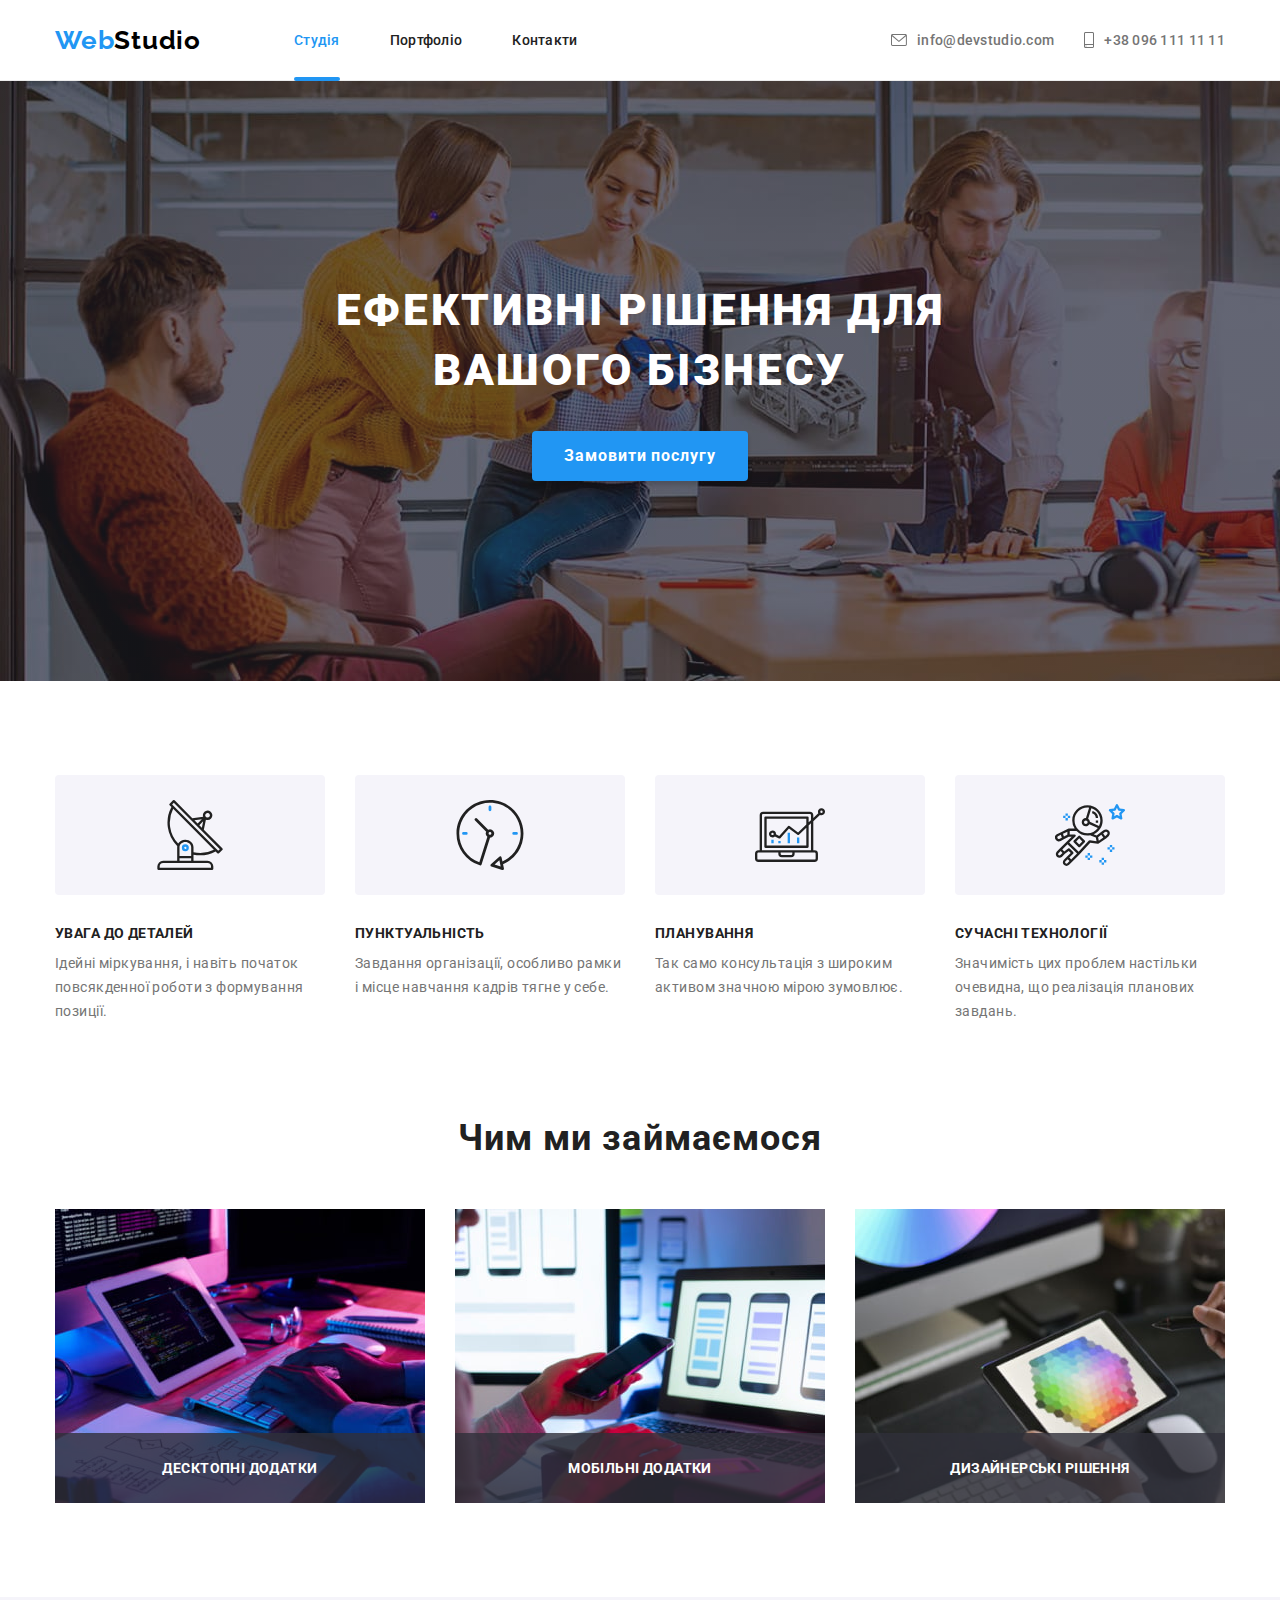
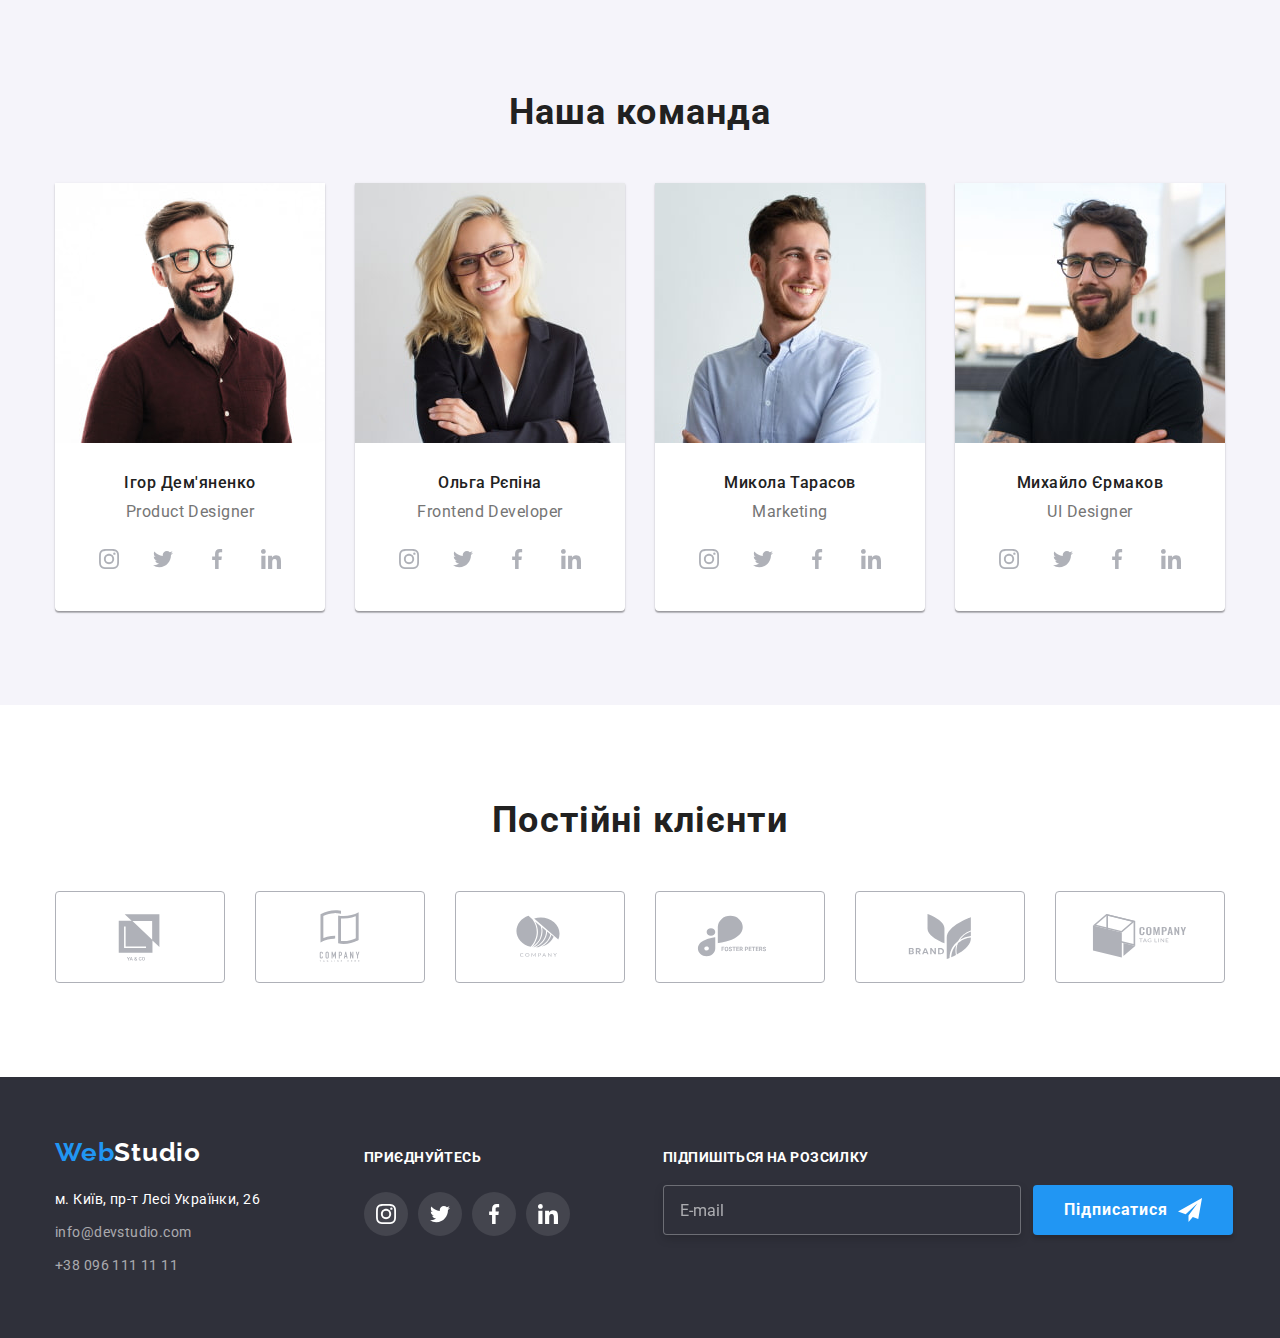
<file: index.html>
<!DOCTYPE html>
<html lang="en">
<head>
    <meta charset="UTF-8">
    <meta http-equiv="X-UA-Compatible" content="IE=edge">
    <meta name="viewport" content="width=device-width, initial-scale=1.0">
    <link rel="preconnect" href="https://fonts.googleapis.com">
    <link rel="preconnect" href="https://fonts.gstatic.com" crossorigin>
    <link href="https://fonts.googleapis.com/css2?family=Raleway:wght@700&family=Roboto:wght@400;500;700;900&display=swap" rel="stylesheet">
    <link rel="stylesheet" href="./css/modern-normalize.css">
    <link rel="stylesheet" href="./css/styles.css">
    <title>WebStudio</title>
</head>
<body>    
    
        <!-- Head -->
        <header class="header">
            <div class="container header-container">
            <!-- Name -->            
                <a class="web-logo" href="./index.html">Web<span class="studio-logo">Studio</span></a>          
            <!-- Навігація -->
            <nav>
                <ul class="navi-list">
                    <li class="navi-item">
                        <a href="./index.html" target="_self" class="navi-link link current">Студія</a>
                    </li>
                    <li class="navi-item">
                        <a href="./portfolio.html" target="_self" class="navi-link link">Портфоліо</a>
                    </li>
                    <li class="navi-item">
                        <a href="#" class="navi-link link">Контакти</a>
                    </li>
                </ul>                                                
            </nav>
            <!-- mail_tel --> 
            <ul class="contact-list">                
                <li>                    
                    <a href="mailto:info@devstudio.com" class="contact-link link"><svg class="icon-envelope" width="16" height="12"><use xlink:href="./img/icons.svg#icon-envelope"></use></svg>info@devstudio.com</a>
                </li>                
                <li>                    
                    <a href="tel:+380961111111" class="contact-link link"><svg class="icon-smartphone" width="10" height="16"><use xlink:href="./img/icons.svg#icon-smartphone"></use></svg>+38 096 111 11 11</a>
                </li>
            </ul>
        </div>                       
        </header>
        <!-- Main_content -->
        <main>
        <section class="main main-container">
            <div class="container">
            <h1 class="main-title">Ефективні рішення для <br>вашого бізнесу</h1>
            <button type="button" class="button" data-modal-open>Замовити послугу</button>
        </div>
        </section>
        <!-- description -->
        <section class="section">
            <div class="container features-container">            
                <h2 class="header-hidden">Особливості</h2>
                <ul class="features">
                    <li class="features-item">
                        <div class="features-icon-style">
                            <svg class="features-icon" width="70" height="70"><use xlink:href="./img/icons.svg#icon-antenna"></use></svg>
                        </div>                        
                        <h3 class="features-title">УВАГА ДО ДЕТАЛЕЙ</h3>
                        <p>Ідейні міркування, і навіть початок повсякденної роботи з формування позиції.</p></li>
                    <li class="features-item">
                        <div class="features-icon-style">
                            <svg class="features-icon" width="70" height="70"><use xlink:href="./img/icons.svg#icon-clock"></use></svg>
                        </div>                        
                        <h3 class="features-title">ПУНКТУАЛЬНІСТЬ</h3>
                        <p>Завдання організації, особливо рамки і місце навчання кадрів тягне у себе.</p></li>
                    <li class="features-item">
                        <div class="features-icon-style">
                            <svg class="features-icon" width="70" height="70"><use xlink:href="./img/icons.svg#icon-diagram"></use></svg>
                        </div>                        
                        <h3 class="features-title">ПЛАНУВАННЯ</h3>
                        <p>Так само консультація з широким активом значною мірою зумовлює.</p></li>
                    <li class="features-item">
                        <div class="features-icon-style">
                            <svg class="features-icon" width="70" height="70"><use xlink:href="./img/icons.svg#icon-astronaut"></use></svg>
                        </div>                        
                        <h3 class="features-title">СУЧАСНІ ТЕХНОЛОГІЇ</h3>
                        <p>Значимість цих проблем настільки очевидна, що реалізація планових завдань.</p></li>
                </ul>
            </div>                                                                                                                               
        </section>
        <!-- occupation -->
        <section class="section-occupation">
            <div class="container">
            <h2 class="title-section title-occupation">Чим ми займаємося</h2>
            <ul class="occupation-list">
                <li class="occupation-item">
                    <img src="./img/img.jpg" alt="Десктопні додатки" width="370" height="294">
                    <p>Десктопні додатки</p>                    
                </li>
                <li class="occupation-item">
                    <img src="./img/img1.jpg" alt="Мобільні додатки" width="370" height="294">
                    <p>Мобільні додатки</p>
                </li>
                <li class="occupation-item">
                    <img src="./img/img2.jpg" alt="Дизайнерські рішення" width="370" height="294">
                    <p>Дизайнерські рішення</p>
                </li>
            </ul>
        </div>                                                  
        </section>
        <!-- Crew -->
        <section class="section crew-section">
            <div class="container">
            <h2 class="title-section title-crew-list">Наша команда</h2>
            <ul class="crew-list">
                <li class="crew-item"><img src="./img/igor.jpg" alt="Ігор Дем'яненко" width="270">
                    <div class="crew-name">                    
                        <h3 class="title-crew">Ігор Дем'яненко</h3>
                        <p>Product Designer</p>
                        <ul class="socials">
                            <li class="crew-socials-item">
                                <a class="link crew-socials-link" href="#" target="_blank" rel="noopener noreferrer">
                                    <svg class="icon" width="20" height="20"><use xlink:href="./img/icons.svg#icon-instagram"></use></svg>
                                </a>
                            </li>
                            <li class="crew-socials-item">
                                <a class="link crew-socials-link" href="#" target="_blank" rel="noopener noreferrer">
                                    <svg class="icon" width="20" height="20"><use xlink:href="./img/icons.svg#icon-twitter"></use></svg>
                                </a>
                            </li>
                            <li class="crew-socials-item">
                                <a class="link crew-socials-link" href="#" target="_blank" rel="noopener noreferrer">
                                    <svg class="icon" width="20" height="20"><use xlink:href="./img/icons.svg#icon-facebook"></use></svg>
                                </a>
                            </li>
                            <li class="crew-socials-item">
                                <a class="link crew-socials-link" href="#" target="_blank" rel="noopener noreferrer">
                                    <svg class="icon" width="20" height="20"><use xlink:href="./img/icons.svg#icon-linkedin"></use></svg>
                                </a>
                            </li>
                        </ul>
                    </div>
                </li>
                    
                <li class="crew-item"><img src="./img/olga.jpg" alt="Ольга Рєпіна" width="270">
                    <div class="crew-name">                    
                        <h3 class="title-crew">Ольга Рєпіна</h3>
                        <p>Frontend Developer</p>
                        <ul class="socials">
                            <li class="crew-socials-item">
                                <a class="link crew-socials-link" href="#" target="_blank" rel="noopener noreferrer">
                                    <svg class="icon" width="20" height="20"><use xlink:href="./img/icons.svg#icon-instagram"></use></svg>
                                </a>
                            </li>
                            <li class="crew-socials-item">
                                <a class="link crew-socials-link" href="#" target="_blank" rel="noopener noreferrer">
                                    <svg class="icon" width="20" height="20"><use xlink:href="./img/icons.svg#icon-twitter"></use></svg>
                                </a>
                            </li>
                            <li class="crew-socials-item">
                                <a class="link crew-socials-link" href="#" target="_blank" rel="noopener noreferrer">
                                    <svg class="icon" width="20" height="20"><use xlink:href="./img/icons.svg#icon-facebook"></use></svg>
                                </a>
                            </li>
                            <li class="crew-socials-item">
                                <a class="link crew-socials-link" href="#" target="_blank" rel="noopener noreferrer">
                                    <svg class="icon" width="20" height="20"><use xlink:href="./img/icons.svg#icon-linkedin"></use></svg>
                                </a>
                            </li>
                        </ul>
                    </div>
                </li>
                    
                <li class="crew-item"><img src="./img/mikola.jpg" alt="Микола Тарасов" width="270">
                    <div class="crew-name">                    
                        <h3 class="title-crew">Микола Тарасов</h3>
                        <p>Marketing</p>
                        <ul class="socials">
                            <li class="crew-socials-item">
                                <a class="link crew-socials-link" href="#" target="_blank" rel="noopener noreferrer">
                                    <svg class="icon" width="20" height="20"><use xlink:href="./img/icons.svg#icon-instagram"></use></svg>
                                </a>
                            </li>
                            <li class="crew-socials-item">
                                <a class="link crew-socials-link" href="#" target="_blank" rel="noopener noreferrer">
                                    <svg class="icon" width="20" height="20"><use xlink:href="./img/icons.svg#icon-twitter"></use></svg>
                                </a>
                            </li>
                            <li class="crew-socials-item">
                                <a class="link crew-socials-link" href="#" target="_blank" rel="noopener noreferrer">
                                    <svg class="icon" width="20" height="20"><use xlink:href="./img/icons.svg#icon-facebook"></use></svg>
                                </a>
                            </li>
                            <li class="crew-socials-item">
                                <a class="link crew-socials-link" href="#" target="_blank" rel="noopener noreferrer">
                                    <svg class="icon" width="20" height="20"><use xlink:href="./img/icons.svg#icon-linkedin"></use></svg>
                                </a>
                            </li>
                        </ul>
                    </div>
                </li>
                <li class="crew-item"><img src="./img/mihailo.jpg" alt="Михайло Єрмаков" width="270">
                    <div class="crew-name">                    
                        <h3 class="title-crew">Михайло Єрмаков</h3>
                        <p>UI Designer</p>
                        <ul class="socials">
                            <li class="crew-socials-item">
                                <a class="link crew-socials-link" href="#" target="_blank" rel="noopener noreferrer">
                                    <svg class="icon" width="20" height="20"><use xlink:href="./img/icons.svg#icon-instagram"></use></svg>
                                </a>
                            </li>
                            <li class="crew-socials-item">
                                <a class="link crew-socials-link" href="#" target="_blank" rel="noopener noreferrer">
                                    <svg class="icon" width="20" height="20"><use xlink:href="./img/icons.svg#icon-twitter"></use></svg>
                                </a>
                            </li>
                            <li class="crew-socials-item">
                                <a class="link crew-socials-link" href="#" target="_blank" rel="noopener noreferrer">
                                    <svg class="icon" width="20" height="20"><use xlink:href="./img/icons.svg#icon-facebook"></use></svg>
                                </a>
                            </li>
                            <li class="crew-socials-item">
                                <a class="link crew-socials-link" href="#" target="_blank" rel="noopener noreferrer">
                                    <svg class="icon" width="20" height="20"><use xlink:href="./img/icons.svg#icon-linkedin"></use></svg>
                                </a>
                            </li>
                        </ul>
                    </div>
                </li>
                    
            </ul>
        </div>                                   
        </section>
        <!-- regular customers -->
        <section class="section">
            <div class="container">
                <h2 class="title-section title-customers">Постійні клієнти</h2>
                <ul class="customers-list">
                    <li class="customers-item">
                        <a class="link customers-link" href="#" target="_blank" rel="noopener noreferrer">
                            <svg class="customers-icon" width="106" height="60"><use xlink:href="./img/icons.svg#icon-Logo-one"></use></svg>
                        </a>
                    </li>
                    <li class="customers-item">
                        <a class="link customers-link" href="#" target="_blank" rel="noopener noreferrer">
                            <svg class="customers-icon" width="106" height="60"><use xlink:href="./img/icons.svg#icon-Logo-two"></use></svg>
                        </a>
                    </li>
                    <li class="customers-item">
                        <a class="link customers-link" href="#" target="_blank" rel="noopener noreferrer">
                            <svg class="customers-icon" width="106" height="60"><use xlink:href="./img/icons.svg#icon-Logo-three"></use></svg>
                        </a>
                    </li>
                    <li class="customers-item">
                        <a class="link customers-link" href="#" target="_blank" rel="noopener noreferrer">
                            <svg class="customers-icon" width="106" height="60"><use xlink:href="./img/icons.svg#icon-Logo-four"></use></svg>
                        </a>
                    </li>
                    <li class="customers-item">
                        <a class="link customers-link" href="#" target="_blank" rel="noopener noreferrer">
                            <svg class="customers-icon" width="106" height="60"><use xlink:href="./img/icons.svg#icon-Logo-five"></use></svg>
                        </a>
                    </li>
                    <li class="customers-item">
                        <a class="link customers-link" href="#" target="_blank" rel="noopener noreferrer">
                            <svg class="customers-icon" width="106" height="60"><use xlink:href="./img/icons.svg#icon-Logo-six"></use></svg>
                        </a>
                    </li>
                </ul>
            </div>
        </section>
    </main>
        <!-- Contacts -->
        <footer class="footer">
            <div class="container footer-container">
                <div class="footer-header">
                    <a class="web-logo" href="./index.html">Web<span class="footer-logo">Studio</span></a>
                    <address>
                        <ul class="footer-list">
                            <li class="footer-item"><a href="https://www.google.com.ua/maps/place/%D0%B1%D1%83%D0%BB.+%D0%9B%D0%B5%D1%81%D0%B8+%D0%A3%D0%BA%D1%80%D0%B0%D0%B8%D0%BD%D0%BA%D0%B8,+26,+%D0%9A%D0%B8%D0%B5%D0%B2,+02000/@50.4265807,30.5361918,17z/data=!3m1!4b1!4m5!3m4!1s0x40d4cf0e033ecbe9:0x57a4dffefec77da0!8m2!3d50.4265807!4d30.5383858?hl=ru" 
                                target="_blank" rel="noopener noreferrer" class="adress-list"><span class="adress-place">м. Київ, пр-т Лесі Українки, 26</span></a></li>
                            <li class="footer-item"><a href="mailto:info@devstudio.com" class="adress-list">info@devstudio.com</a></li>
                            <li class="footer-item"><a href="tel:+380961111111" class="adress-list">+38 096 111 11 11</a></li>
                        </ul>             
                    </address>
                </div>
            <!-- Socials -->
                <div class="footer-socials">
                    <h3 class="footer-title">приєднуйтесь</h3>
                    <ul class="footer-socials-list">
                        <li>
                            <a class="link footer-socials-link" href="#" target="_blank" rel="noopener noreferrer">
                                <svg class="icon" width="20" height="20"><use xlink:href="./img/icons.svg#icon-instagram"></use></svg>
                            </a>
                        </li>
                        <li>
                            <a class="link footer-socials-link" href="#" target="_blank" rel="noopener noreferrer">
                                <svg class="icon" width="20" height="20"><use xlink:href="./img/icons.svg#icon-twitter"></use></svg>
                            </a>
                        </li>
                        <li>
                            <a class="link footer-socials-link" href="#" target="_blank" rel="noopener noreferrer">
                                <svg class="icon" width="20" height="20"><use xlink:href="./img/icons.svg#icon-facebook"></use></svg>
                            </a>
                        </li>
                        <li>
                            <a class="link footer-socials-link" href="#" target="_blank" rel="noopener noreferrer">
                                <svg class="icon" width="20" height="20"><use xlink:href="./img/icons.svg#icon-linkedin"></use></svg>
                            </a>
                        </li>
                    </ul>
                </div>
            <!-- subscribe form -->
                <div class="footer-subscribe subscribe-studio">
                    <h3 class="footer-title">Підпишіться на розсилку</h3>
                    <form action="#" class="form-subscribe">
                        <label class="form-label-subscribe" for="subscribe-form">
                            <input class="form-field-subscribe" type="email" name="subscribe-form" placeholder="E-mail" id="subscribe-form">
                        </label>
                        <button type="submit" class="btn-subscribe-submit">
                            Підписатися
                            <svg class="icon-telegram-send" width="24" height="24">
                                <use xlink:href="./img/icons.svg#icon-telegram-send"></use>
                            </svg>
                        </button>
                    </form>
                </div>
            </div>
        </footer>        

        <!-- pop-up window -->
        <div class="backdrop is-hidden" data-modal>
            <div class="modal">
                <!-- form -->
                <form action="#" class="form-window">
                        <h3 class="form-header">Залиште свої дані, ми вам передзвонимо</h3>
                    <label class="form-label" for="name-form">
                        Ім'я
                        <input class="form-field" type="text" name="name-form" autofocus>
                        <svg class="form-icon" width="18" height="18">
                            <use xlink:href="./img/icons.svg#icon-person-black"></use>
                        </svg>
                    </label>
                    <label class="form-label" for="tel-form">
                        Телефон
                        <input class="form-field" type="tel" name="tel-form">
                        <svg class="form-icon" width="18" height="18">
                            <use xlink:href="./img/icons.svg#icon-phone-black"></use>
                        </svg>
                    </label>
                    <label class="form-label" for="email-form">
                        Пошта
                        <input class="form-field" type="email" name="email-form">
                        <svg class="form-icon" width="18" height="18">
                            <use xlink:href="./img/icons.svg#icon-email-black"></use>
                        </svg>
                    </label>
                    <label class="form-label" for="textarea">
                        Коментар
                        <!-- <div class="form-textarea-div"> -->
                            <textarea class="form-textarea" name="textarea" placeholder="Введіть текст"></textarea>
                        <!-- </div> -->
                    </label>
                    <div class="form-checked">
                        <input class="checkbox-hidden" type="checkbox" name="form-checkbox" id="form-checkbox">
                        <label for="form-checkbox" class="form-label-checkbox">Погоджуюся з розсилкою та приймаю <a href="#" class="form-checkbox-link" target="_blank" rel="noopener noreferrer">Умови договору</a></label>
                    </div>
                    <!-- <svg class="icon icon-check"><use xlink:href="./img/icons.svg#icon-check"></use></svg> -->
                    <!-- <div class="form-checked">
                        <label for="form-checkbox">Погоджуюся з розсилкою та приймаю</label>
                        <a href="#" target="_blank" rel="noopener noreferrer">Умови договору</a>
                        <input type="checkbox" name="form-checkbox" id="form-checkbox">
                    </div> -->
                    <button class="btn-submit" type="submit">Відправити</button>
                </form>
                <button type="button" class="btn-close" data-modal-close>
                    <svg class="icon-cross" width="30" height="30"><use xlink:href="./img/icons.svg#icon-close-black"></use></svg>
                </button>                
            </div>
        </div>
    <script src="./js/modal.js"></script>
</body>
</html>
</file>
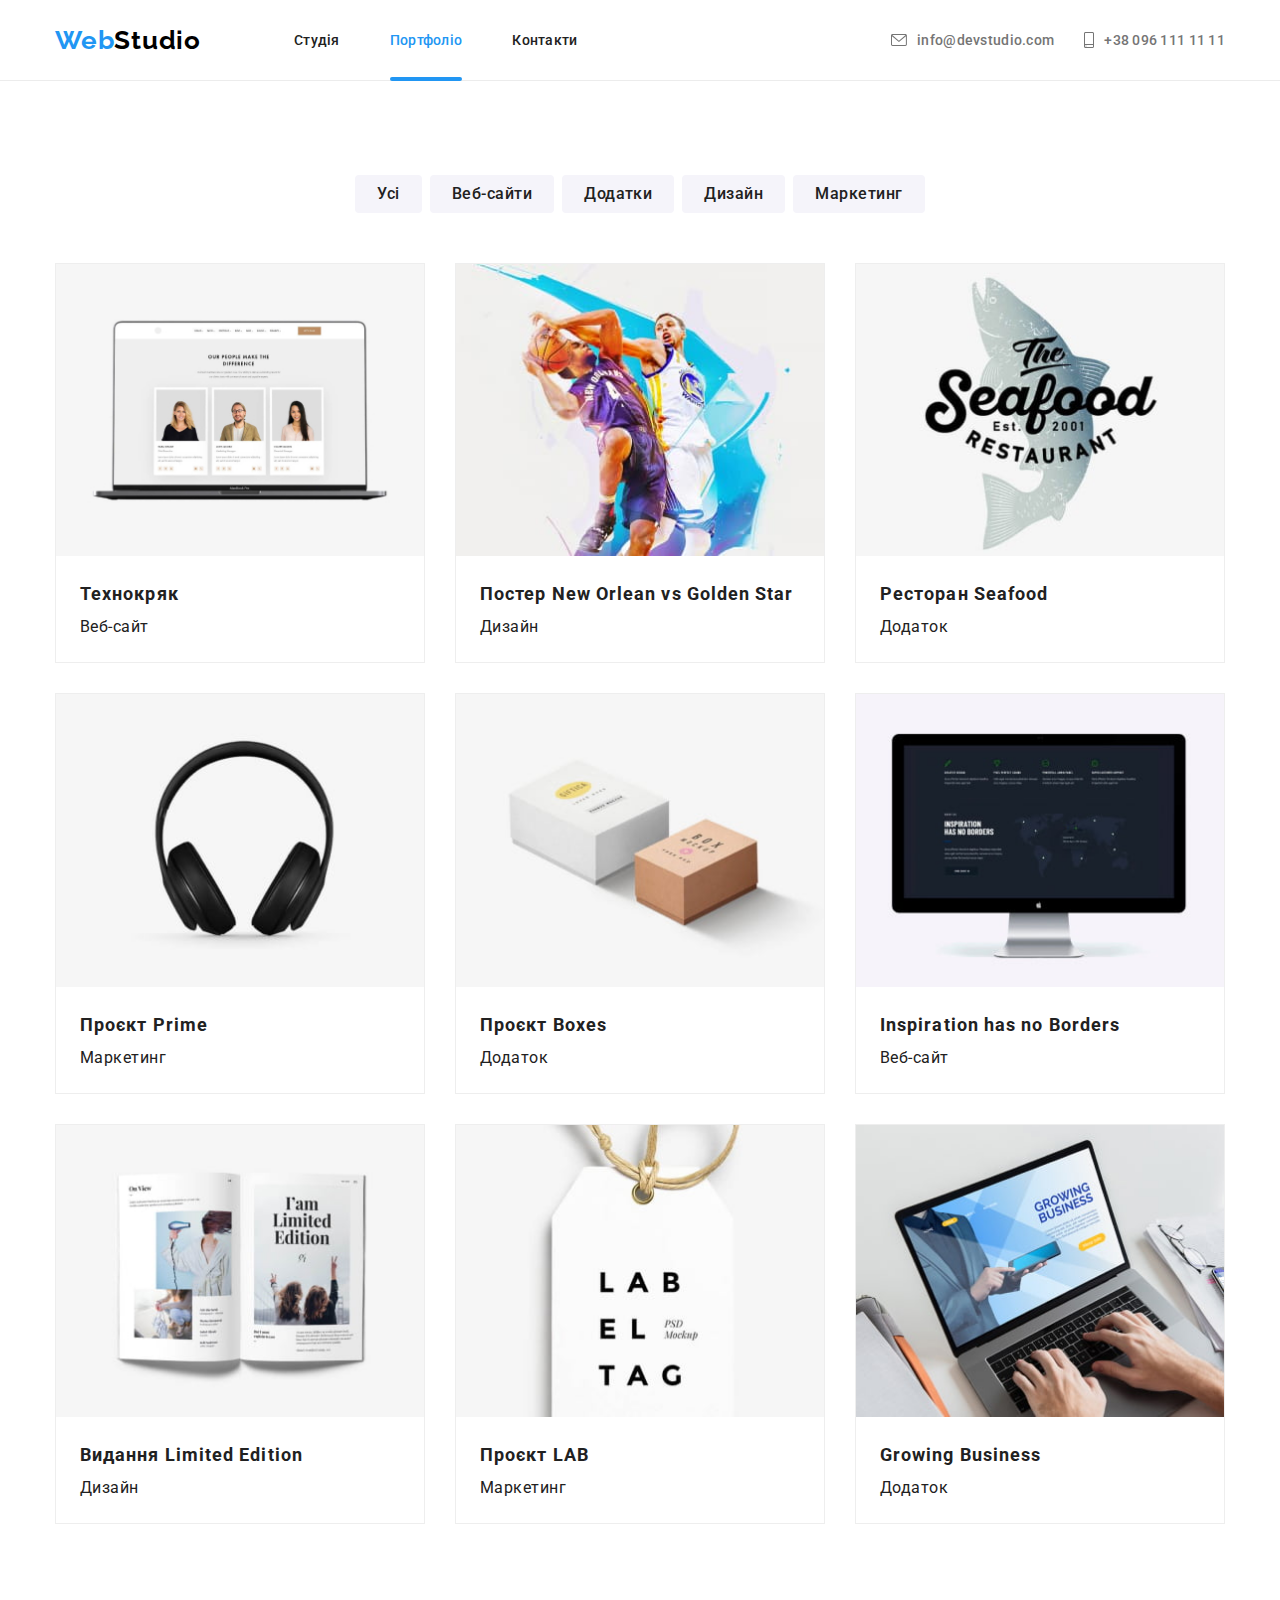
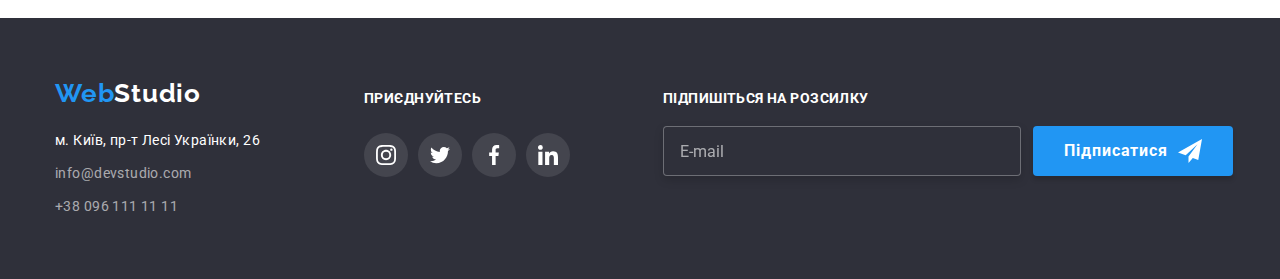
<file: portfolio.html>
<!DOCTYPE html>
<html lang="en">
<head>
    <meta charset="UTF-8">
    <meta http-equiv="X-UA-Compatible" content="IE=edge">
    <meta name="viewport" content="width=device-width, initial-scale=1.0">
    <link rel="preconnect" href="https://fonts.googleapis.com">
    <link rel="preconnect" href="https://fonts.gstatic.com" crossorigin>
    <link href="https://fonts.googleapis.com/css2?family=Raleway:wght@700&family=Roboto:wght@400;500;700;900&display=swap" rel="stylesheet">
    <link rel="stylesheet" href="./css/modern-normalize.css">
    <link rel="stylesheet" href="./css/styles.css">
    <title>WebStudio</title>
</head>
<body>
    <header class="header">
        <div class="container header-container">
        <!-- Name -->            
        <a class="web-logo" href="./index.html">Web<span class="studio-logo">Studio</span></a>            
        <!-- navigation -->
        <nav>
            <ul class="navi-list">
                <li class="navi-item">
                    <a href="./index.html" target="_self" class="navi-link link">Студія</a>
                </li>
                <li class="navi-item">
                    <a href="./portfolio.html" target="_self" class="navi-link link current">Портфоліо</a>
                </li>
                <li class="navi-item">
                    <a href="#" class="navi-link link">Контакти</a>
                </li>
            </ul>                                                
        </nav>
        <!-- mail_tel -->            
        <ul class="contact-list">                
            <li>                    
                <a href="mailto:info@devstudio.com" class="contact-link link"><svg class="icon-envelope" width="16" height="12"><use xlink:href="./img/icons.svg#icon-envelope"></use></svg>info@devstudio.com</a>
            </li>                
            <li>                    
                <a href="tel:+380961111111" class="contact-link link"><svg class="icon-smartphone" width="10" height="16"><use xlink:href="./img/icons.svg#icon-smartphone"></use></svg>+38 096 111 11 11</a>
            </li>
        </ul>
    </div>
    </header>
    <!--Main_content-->
    <main>
        <!--button_list-->
        <section class="section">
            <div class="container">
            <h1 class="header-hidden">Фільтр посилань</h1>
            <ul class="btn-portfolio">
                <li class="btn-item"><button type="button" class="menu-btn">Усі</button></li>
                <li class="btn-item"><button type="button" class="menu-btn">Веб-сайти</button></li>
                <li class="btn-item"><button type="button" class="menu-btn">Додатки</button></li>
                <li class="btn-item"><button type="button" class="menu-btn">Дизайн</button></li>
                <li class="btn-item"><button type="button" class="menu-btn">Маркетинг</button></li>
            </ul>
        
         <!--project_list-->
            <ul class="project-list">
                <li class="project-item">
                    <a class="project-link" href="#">
                        <div class="project-link-wrap">
                            <img src="./img/technocrack.jpg" alt="Технокряк" width="370" height="294">
                            <p class="project-link-text">Ресурс пропонує комплексні пропозиції з різним рівнем функціоналу та сервісів. 
                                Все це дозволить відвідувачу отримати вичерпні відомості про компанію чи приватну особу.</p>
                        </div>
                        <div class="project-name">
                            <h2 class="project-title">Технокряк</h2>
                            <p class="project-item-text">Веб-сайт</p>
                        </div>
                    </a>
                </li>
                <li class="project-item">
                    <a class="project-link" href="#">
                        <div class="project-link-wrap">
                            <img src="./img/neworlean.jpg" alt="Постер New Orlean vs Golden Star" width="370" height="294">
                            <p class="project-link-text">Ресурс пропонує комплексні пропозиції з різним рівнем функціоналу та сервісів. 
                                Все це дозволить відвідувачу отримати вичерпні відомості про компанію чи приватну особу.</p>
                        </div>
                        <div class="project-name">
                            <h2 class="project-title">Постер New Orlean vs Golden Star</h2>
                            <p class="project-item-text">Дизайн</p>
                        </div>
                    </a>
                </li>
                <li class="project-item">
                    <a class="project-link" href="#">
                        <div class="project-link-wrap">
                            <img src="./img/seafood.jpg" alt="Ресторан Seafood" width="370" height="294">
                            <p class="project-link-text">Ресурс пропонує комплексні пропозиції з різним рівнем функціоналу та сервісів. 
                                Все це дозволить відвідувачу отримати вичерпні відомості про компанію чи приватну особу.</p>
                        </div>
                        <div class="project-name">
                            <h2 class="project-title">Ресторан Seafood</h2>
                            <p class="project-item-text">Додаток</p>
                        </div>
                    </a>
                </li>
                <li class="project-item">
                    <a class="project-link" href="#">
                        <div class="project-link-wrap">
                            <img src="./img/prime.jpg" alt="Проєкт Prime" width="370" height="294">
                            <p class="project-link-text">Ресурс пропонує комплексні пропозиції з різним рівнем функціоналу та сервісів. 
                                Все це дозволить відвідувачу отримати вичерпні відомості про компанію чи приватну особу.</p>
                        </div>
                        <div class="project-name">
                            <h2 class="project-title">Проєкт Prime</h2>
                            <p class="project-item-text">Маркетинг</p>
                        </div>
                    </a>
                </li>
                <li class="project-item">
                    <a class="project-link" href="#">
                        <div class="project-link-wrap">
                            <img src="./img/boxes.jpg" alt="Проєкт Boxes" width="370" height="294">
                            <p class="project-link-text">Ресурс пропонує комплексні пропозиції з різним рівнем функціоналу та сервісів. 
                                Все це дозволить відвідувачу отримати вичерпні відомості про компанію чи приватну особу.</p>
                        </div>
                        <div class="project-name">
                            <h2 class="project-title">Проєкт Boxes</h2>
                            <p class="project-item-text">Додаток</p>
                        </div>
                    </a>
                </li>
                <li class="project-item">
                    <a class="project-link" href="#">
                        <div class="project-link-wrap">
                            <img src="./img/inspiration.jpg" alt="Inspiration has no Borders" width="370" height="294">
                            <p class="project-link-text">Ресурс пропонує комплексні пропозиції з різним рівнем функціоналу та сервісів. 
                                Все це дозволить відвідувачу отримати вичерпні відомості про компанію чи приватну особу.</p>
                        </div>
                        <div class="project-name">
                            <h2 class="project-title">Inspiration has no Borders</h2>
                            <p class="project-item-text">Веб-сайт</p>
                        </div>
                    </a>
                </li>
                <li class="project-item">
                    <a class="project-link" href="#">
                        <div class="project-link-wrap">
                            <img src="./img/limited.jpg" alt="Видання Limited Edition" width="370" height="294">
                            <p class="project-link-text">Ресурс пропонує комплексні пропозиції з різним рівнем функціоналу та сервісів. 
                                Все це дозволить відвідувачу отримати вичерпні відомості про компанію чи приватну особу.</p>
                        </div>
                        <div class="project-name">
                            <h2 class="project-title">Видання Limited Edition</h2>
                            <p class="project-item-text">Дизайн</p>
                        </div>
                    </a>
                </li>
                <li class="project-item">
                    <a class="project-link" href="#">
                        <div class="project-link-wrap">
                            <img src="./img/lab.jpg" alt="Проєкт LAB" width="370" height="294">
                            <p class="project-link-text">Ресурс пропонує комплексні пропозиції з різним рівнем функціоналу та сервісів. 
                                Все це дозволить відвідувачу отримати вичерпні відомості про компанію чи приватну особу.</p>
                        </div>
                        <div class="project-name">
                            <h2 class="project-title">Проєкт LAB</h2>
                            <p class="project-item-text">Маркетинг</p>
                        </div>
                    </a>
                </li>
                <li class="project-item">
                    <a class="project-link" href="#">
                        <div class="project-link-wrap">
                            <img src="./img/growing.jpg" alt="Growing Business" width="370" height="294">
                            <p class="project-link-text">Ресурс пропонує комплексні пропозиції з різним рівнем функціоналу та сервісів. 
                                Все це дозволить відвідувачу отримати вичерпні відомості про компанію чи приватну особу.</p>
                        </div>
                        <div class="project-name">
                            <h2 class="project-title">Growing Business</h2>
                            <p class="project-item-text">Додаток</p>
                        </div>
                    </a>
                </li>
            </ul>
        </div>
        </section>
    </main>
    <!-- Contacts -->
    <footer class="footer">
        <div class="container footer-container">
            <div class="footer-header">
                <a class="web-logo" href="./index.html">Web<span class="footer-logo">Studio</span></a>
                <address>
                    <ul class="footer-list">
                        <li class="footer-item"><a href="https://www.google.com.ua/maps/place/%D0%B1%D1%83%D0%BB.+%D0%9B%D0%B5%D1%81%D0%B8+%D0%A3%D0%BA%D1%80%D0%B0%D0%B8%D0%BD%D0%BA%D0%B8,+26,+%D0%9A%D0%B8%D0%B5%D0%B2,+02000/@50.4265807,30.5361918,17z/data=!3m1!4b1!4m5!3m4!1s0x40d4cf0e033ecbe9:0x57a4dffefec77da0!8m2!3d50.4265807!4d30.5383858?hl=ru" 
                            target="_blank" rel="noopener noreferrer" class="adress-list"><span class="adress-place">м. Київ, пр-т Лесі Українки, 26</span></a></li>
                        <li class="footer-item"><a href="mailto:info@devstudio.com" class="adress-list">info@devstudio.com</a></li>
                        <li class="footer-item"><a href="tel:+380961111111" class="adress-list">+38 096 111 11 11</a></li>
                    </ul>             
                </address>
            </div>
        <!-- Socials -->
            <div class="footer-socials">
                <h3 class="footer-title">приєднуйтесь</h3>
                <ul class="footer-socials-list">
                    <li>
                        <a class="link footer-socials-link" href="#" target="_blank" rel="noopener noreferrer">
                            <svg class="icon" width="20" height="20"><use xlink:href="./img/icons.svg#icon-instagram"></use></svg>
                        </a>
                    </li>
                    <li>
                        <a class="link footer-socials-link" href="#" target="_blank" rel="noopener noreferrer">
                            <svg class="icon" width="20" height="20"><use xlink:href="./img/icons.svg#icon-twitter"></use></svg>
                        </a>
                    </li>
                    <li>
                        <a class="link footer-socials-link" href="#" target="_blank" rel="noopener noreferrer">
                            <svg class="icon" width="20" height="20"><use xlink:href="./img/icons.svg#icon-facebook"></use></svg>
                        </a>
                    </li>
                    <li>
                        <a class="link footer-socials-link" href="#" target="_blank" rel="noopener noreferrer">
                            <svg class="icon" width="20" height="20"><use xlink:href="./img/icons.svg#icon-linkedin"></use></svg>
                        </a>
                    </li>
                </ul>
            </div>
        <!-- subscribe form -->
            <div class="footer-subscribe subscribe-studio">
                <h3 class="footer-title">Підпишіться на розсилку</h3>
                <form action="#" class="form-subscribe">
                    <label class="form-label-subscribe" for="subscribe-form">
                        <input class="form-field-subscribe" type="email" name="subscribe-form" placeholder="E-mail" id="subscribe-form">
                    </label>
                    <button type="submit" class="btn-subscribe-submit">
                        Підписатися
                        <svg class="icon-telegram-send" width="24" height="24">
                            <use xlink:href="./img/icons.svg#icon-telegram-send"></use>
                        </svg>
                    </button>
                </form>
            </div>
        </div>
    </footer>
</body>
</html>
</file>
<file: css/styles.css>
:root {    
    --bgnd-gray: #2F303A;
    --bgnd-gray-main: rgba(47, 48, 58, 0.4);
    --bgnd-light-blue: rgba(33, 150, 243, 0.9);
    --bgnd-light-gray: #F5F4FA;
    --black-color: #000;
    --dark-gray: #212121;
    --light-blue: #2196F3;
    --light-blue-bord: rgba(33, 150, 243, 1);
    --light-blue-select: #188CE8;
    --light-gray: #757575;
    --light-gray-bord: rgba(255, 255, 255, 0.3);   
    --selection-color: #2196F3;
    --white-color: #FFF;
    --white-bord: #ECECEC;
    --white-bord-menu: #EEEEEE;
    /* logo color */
    --logo-black: #000;
    --logo-light-blue: #2196F3;
    --logo-white: #FFF;
    /* icon color */
    --icon-dark: rgba(255, 255, 255, 0.1);
    --icon-gray: #AFB1B8;
    --icon-white: #fff;
    /* animation */
    --time: 250ms;
    --time-effect: cubic-bezier(0.4, 0, 0.2, 1);
}
body {    
    font-family: 'Roboto', sans-serif;
    color: var(--light-gray);        
}
h1, h2, h3, p {
    margin-top: 0;
    margin-bottom: 0;
}
ul {
    margin-top: 0;
    margin-bottom: 0;
    padding-left: 0;
    list-style: none;
}
img {
    display: block;
    max-width: 100%;
    height: auto;
}  
input {
    display: block;
    outline: none;
    /* padding: 11px auto; */
}
.container {
    width: 1200px;
    margin: 0 auto;
    padding: 0 15px;
}
.link {
    text-decoration: none;
}

/* header */
.header {
    border-bottom: 1px solid var(--white-bord);    
    background-color: var(--white-color);
}
.header-container {
    display: flex;
    align-items: center;
}

/* logo */
.web-logo {     
    font-family: 'Raleway';    
    font-weight: 700;
    font-size: 26px;
    line-height: 1.1923;
    letter-spacing: 0.03em;
    color: var(--logo-light-blue);
    text-decoration: none;
    margin-right: 93px;    
}
.studio-logo {
    color: var(--logo-black);
}

/* header_navigation */
.navi-list {
    display: flex;
    align-items: center;
}
.navi-item:not(:last-child) {
    margin-right: 50px;
}
.navi-item {
    position: relative;
}
.navi-link {
    position: relative;
    display: block;      
    font-weight: 500;
    font-size: 14px;
    line-height: 1.1429;
    letter-spacing: 0.02em;
    color: var(--dark-gray);
    padding-top: 32px;
    padding-bottom: 32px;
    transition: color var(--time) var(--time-effect);
}
.navi-link:hover, 
.navi-link:focus {
    color: var(--selection-color);
}
.navi-link:hover::after, 
.navi-link:focus::after {
    transform: scaleX(1);
}
.current {
    color: var(--selection-color);
}
.navi-link.current::after {
    position: absolute;
    content: "";
    display: block;
    bottom: -1px;
    width: 100%;
    height: 4px;
    border-radius: 2px;
    background: var(--selection-color);    
    transition: transform var(--time) var(--time-effect);    
}

/* header_contacts */
.contact-list {
    display: flex;
    margin-left: auto;
    gap: 30px;
}
.contact-link {    
    font-weight: 500;
    font-size: 14px;
    line-height: 1.1429;
    letter-spacing: 0.02em;
    color: var(--light-gray);
    margin-left: auto;
    display: flex;
    align-items: center;
    fill: currentColor;
    transition: color var(--time) var(--time-effect);
}
.icon-envelope {
    margin-right: 10px;
}
.icon-smartphone {
    margin-right: 10px;
}
.contact-link:hover, .contact-link:focus {
    color: var(--selection-color);
    fill: currentColor;
}

/* main_content */
.main {
    background-color: var(--bgnd-gray);
    max-width: 1600px;
    margin: 0 auto;
    
}
.main-container {
    padding-top: 200px;
    padding-bottom: 200px;
    background-image: linear-gradient(to right, rgba(47, 48, 58, 0.4), rgba(47, 48, 58, 0.4)), url(../img/bgnd-head.jpg);
    background-repeat: no-repeat;
    background-size: cover;
    text-align: center;
    max-width: 1600px;
    height: 600px;
}
.main-title {
    font-weight: 900;
    font-size: 44px;
    line-height: 1.36;
    text-align: center;
    letter-spacing: 0.06em;
    text-transform: uppercase;
    color: var(--white-color);
    margin-bottom: 30px;
    max-width: 696px;
    margin-left: auto;
    margin-right: auto;
}
.button {
    font-family: 'Roboto', sans-serif;
    font-weight: 700;
    font-size: 16px;
    line-height: 1.88;
    display: flex;
    align-items: center;
    text-align: center;
    letter-spacing: 0.06em;
    box-shadow: 0px 4px 4px rgba(0, 0, 0, 0.15);
    border-radius: 4px;
    color: var(--white-color);
    background-color: var(--light-blue);
    cursor: pointer;
    padding: 10px 32px;
    min-width: 216px;
    margin: 0 auto;
    border: none;
}

/* description */
.section {
    padding-top: 94px;
    padding-bottom: 94px;
}
.features-container {
    background-color: var(--white-color);
}
.features {
    display: flex;
}
.features-item {
    width: 270px;
}
.features-item:not(:last-child) {
    margin-right: 30px;
}
.features-icon-style {
    display: flex;
    align-items: center;
    justify-content: center;
    width: 270px;
    height: 120px;
    margin-bottom: 30px;
    background: var(--bgnd-light-gray);
    border-radius: 4px;
    fill: var(--dark-gray);
}
/* .features-icon {
    width: 70px;
    height: 70px;
} */
/* selection icons */
/* .features-icon:hover, .features-icon:focus {
    fill: var(--selection-color);
}  */
.features-title {
    font-weight: 700;
    font-size: 14px;
    line-height: 1.1429;
    letter-spacing: 0.03em;
    text-transform: uppercase;
    color: var(--dark-gray);
    margin-bottom: 10px;
}
.features p {    
    font-size: 14px;
    line-height: 1.7143;
    letter-spacing: 0.03em;
}
.title-section {
    font-weight: 700;
    font-size: 36px;
    line-height: 1.1667;
    text-align: center;
    letter-spacing: 0.03em;
    color: var(--dark-gray);
}

/* occupation */
.section-occupation {
    padding-bottom: 94px;
}
.title-occupation {
    margin-bottom: 50px;
    display: flex;
    text-align: center;
    justify-content: center;
}
.occupation-list {
    display: flex;
    text-align: center;
    width: 1170px;
    margin-right: -30px;
}
.occupation-item {
    margin-right: 30px;
    position: relative;
}
.occupation-item:last-child {
    margin-right: 0;
}
.occupation-list p {
    font-weight: 700;
    font-size: 14px;
    line-height: 1.1429;
    text-align: center;
    letter-spacing: 0.03em;
    text-transform: uppercase;
    width: 100%;
    height: 70px;
    position: absolute;
    padding-top: 27px;
    padding-bottom: 27px;
    bottom: 0;
    color: var(--white-color);
    background-color: rgba(47, 48, 58, 0.8);
}

/* crew */ 
.crew-section {
    background-color: var(--bgnd-light-gray);
}
.title-crew-list {
    margin-bottom: 50px;
}
.crew-list {
    display: flex;
}
.crew-item {
    width: 1170px;
    background: var(--white-color);
    box-shadow: 0px 1px 3px rgba(0, 0, 0, 0.12), 0px 1px 1px rgba(0, 0, 0, 0.14), 0px 2px 1px rgba(0, 0, 0, 0.2);
    border-radius: 0px 0px 4px 4px;
}
.crew-item:not(:last-child) {
    margin-right: 30px;
}
.title-crew {
    font-weight: 500;
    font-size: 16px;
    line-height: 1.1875;
    text-align: center;
    letter-spacing: 0.03em;
    color: var(--dark-gray);
    margin-bottom: 10px;
}
.crew-name {
    padding-top: 30px;
    padding-bottom: 30px;
}
.crew-list p {
    font-size: 16px;
    line-height: 1.1875;
    text-align: center;
    letter-spacing: 0.03em;
}
.socials {
    display: flex;
    align-items: center;
    justify-content: center;
    gap: 10px;
    margin-top: 16px;
}
.crew-socials-link {
    display: flex;
    align-items: center;
    justify-content: center;
    width: 44px;
    height: 44px;
    border-radius: 50%;
    background-color: var(--white-color);
    fill: var(--icon-gray);
    transition: fill var(--time) var(--time-effect), background-color var(--time) var(--time-effect);
}
.crew-socials-link:hover,
.crew-socials-link:focus {
    fill: var(--icon-white);
    background-color: var(--selection-color);
}
/* .icon {
    width: 20px;
    height: 20px;    
} */

/* regular customers */
.title-customers {
    margin-bottom: 50px;
}
.customers-list {
    display: flex;
    align-items: center;
    justify-content: center;
    gap: 30px;
}
.customers-link {
    display: flex;
    align-items: center;
    justify-content: center;
    width: 170px;
    height: 92px;
    border: 1px solid var(--icon-gray);
    border-radius: 4px;
    fill: var(--icon-gray);
    transition: fill var(--time) var(--time-effect), border var(--time) var(--time-effect);
}
.customers-link:hover,
.customers-link:focus {
    border: 1px solid var(--selection-color);
    fill: var(--selection-color);
}
/* .customers-icon {
    width: 106px;
    height: 60px;
} */

/* contacts */
.footer {
    background-color: var(--bgnd-gray);
}
.footer-container {
    display: flex;
    justify-content: flex-start;
    gap: 70px;
}
.footer-header {
    display: block;
    padding-top: 60px;
    padding-bottom: 60px;
}
.footer-logo {
    color: var(--logo-white);
}
.footer-list {
    margin-top: 20px;
}
.footer-item:not(:last-child) {
    margin-bottom: 9px;
}
.adress-list {
    font-style: normal;
    font-size: 14px;
    line-height: 1.71;
    letter-spacing: 0.03em;
    color: rgba(255, 255, 255, 0.6);
    text-decoration: none;
}
.adress-place {
    color: var(--white-color);
}
.adress-list:hover, 
.adress-list:focus, 
.adress-place:hover, 
.adress-place:focus {
    color: var(--selection-color);
}

/* socials */
.footer-socials {
    display: flex;
    width: 206px;
    flex-wrap: wrap;
    padding-top: 72px;
    padding-bottom: 100px;
}
.footer-title {
    font-weight: 700;
    font-size: 14px;
    line-height: 1.1429;
    letter-spacing: 0.03em;
    text-transform: uppercase;
    color: var(--white-color);
    margin-bottom: 20px;
}
.footer-socials-list {
    display: flex;
    align-items: center;
    justify-content: center;
    gap: 10px;
}

.footer-socials-link {
    display: flex;
    align-items: center;
    justify-content: center;
    width: 44px;
    height: 44px;
    border-radius: 50%;
    background-color: var(--icon-dark);
    fill: var(--icon-white);
    transition: background-color var(--time) var(--time-effect);
}
.footer-socials-link:hover,
.footer-socials-link:focus {
    fill: var(--icon-white);
    background-color: var(--selection-color);
}
/* subscribe form */
.footer-subscribe {
    display: flex;
    flex-wrap: wrap;
    width: 570px;
    height: 86px;
    margin-left: 23px;
}
.subscribe-studio {
    padding-top: 72px;
    padding-bottom: 94px;
}
/* .subscribe-portfolio {
    padding-top: 83px;
    padding-bottom: 83px;
} */
.form-subscribe {
    display: flex;
    justify-content: flex-start;
    flex-wrap: nowrap;
    align-items: center;
    gap: 12px;
}
.form-label-subscribe {
    display: flex;
    font-size: 16px;
    line-height: 1.25;
    align-items: center;
    letter-spacing: 0.03em;
}
.form-field-subscribe {
    width: 358px;
    height: 50px;
    border: 1px solid var(--light-gray-bord);
    filter: drop-shadow(0px 4px 4px rgba(0, 0, 0, 0.15));
    border-radius: 4px;
    background-color: var(--bgnd-gray);
    padding: 15px 16px;
    resize: none;
}
.form-field-subscribe::placeholder {
    color: rgba(255, 255, 255, 0.6);
}
#subscribe-form {
    color: var(--light-gray);
}
.btn-subscribe-submit {
    display: flex;
    justify-content: center;
    align-items: center;
    cursor: pointer;
    gap: 10px;
    width: 200px;
    height: 50px;
    font-weight: 700;
    font-size: 16px;
    line-height: 1.875;
    text-align: center;
    letter-spacing: 0.06em;
    color: var(--white-color);
    fill: var(--white-color);
    background-color: var(--light-blue);
    box-shadow: 0px 4px 4px rgba(0, 0, 0, 0.15);
    border-radius: 4px;
    border: none;
}

/* form */
.form-window {
    /* display: flex; */
    /* flex-wrap: wrap; */
    /* gap: 10px; */
    padding: 40px 40px;
    max-width: 528px;
    /* height: 342px; */
}
.form-header {
    font-weight: 700;
    font-size: 20px;
    line-height: 1.15;
    text-align: center;
    letter-spacing: 0.03em;
    color: var(--dark-gray);
    display: block;
    margin-top: 0;
    margin-bottom: 12px;
}
.form-field {
    height: 40px;
    border: 1px solid rgba(33, 33, 33, 0.2);
    border-radius: 4px;
    padding: 12px 12px 12px 42px;
    color: var(--dark-gray);
    transition: border var(--time) var(--time-effect);
}
.form-label {
    display: flex;
    flex-direction: column;
    font-size: 12px;
    line-height: 1.1667;
    letter-spacing: 0.01em;
    position: relative;
    fill: var(--dark-gray);
}
.form-label:not(:last-child) {
    margin-bottom: 10px;
}
.form-field, .form-textarea {
    display: block;
    width: 100%;
    margin-top: 4px;
    outline: none;
}
.form-icon {
    position: absolute;
    bottom: 11px;
    left: 12px;
    transition: fill var(--time) var(--time-effect);
}
/* .form-textarea-div {
    border: 1px solid rgba(33, 33, 33, 0.2);
    border-radius: 4px;
    margin-top: 4px;
    transition: border var(--time) var(--time-effect);
} */
/* .form-textarea-div:focus-within {
    outline: 1px solid var(--light-blue-bord);
} */
.form-textarea:hover, .form-textarea:focus,
.form-field:hover, .form-field:focus {
    border: 1px solid var(--light-blue-bord);
}
.form-field:hover + svg, .form-field:focus + svg {
    fill: var(--selection-color);
}
.form-textarea {
    border: 1px solid rgba(33, 33, 33, 0.2);
    border-radius: 4px;
    margin-top: 4px;
    transition: border var(--time) var(--time-effect);
    /* border-style: hidden; */
    height: 120px;
    resize: none;
    padding: 12px 16px;
}
.form-textarea::placeholder {
    color: rgba(117, 117, 117, 0.5);
}
.form-checked {
    display: flex;
    align-items: center;
    justify-content: flex-start;
    /* gap: 8.38px; */
    margin-top: 20px;
    margin-left: 12px;
    height: 24px;
    margin-bottom: 30px;
}
.form-checked label {
    position: relative;
}
.form-checked label::before {
    position: absolute;
    top: 5px;
    left: 2px;
    display: inline-block;
    content: "";
    width: 16px;
    height: 15px;
    border: 1px solid var(--dark-gray);
    border-radius: 2px;
    margin-right: 7px;
    cursor: pointer;
    transition: background-color var(--time) var(--time-effect), border var(--time) var(--time-effect);
}
.form-checked input:checked + label::before {
    background-color: var(--selection-color);
    background-image: url(../img/check.svg);
    background-position: center;
    background-repeat: no-repeat;
    border: 1px solid var(--selection-color);
}
/* .form-checked input {
    width: 16px;
    height: 15px;
} */
.checkbox-hidden {
    position: absolute;
    width: 1px;
    height: 1px;
    clip: rect(0 0 0 0);
    overflow: hidden;
}
.form-label-checkbox {
    display: inline-block;
    font-size: 14px;
    line-height: 1.7143;
    letter-spacing: 0.03em;
    padding-left: 25px;
}
.form-checkbox-link {
    color: var(--light-blue);
}
.btn-submit {
    display: flex;
    justify-content: center;
    align-items: center;
    cursor: pointer;
    margin-bottom: 0;
    margin-left: 124px;
    width: 200px;
    height: 50px;
    font-weight: 700;
    font-size: 16px;
    line-height: 1.875;
    text-align: center;
    letter-spacing: 0.06em;
    color: var(--white-color);
    background: var(--light-blue);
    box-shadow: 0px 4px 4px rgba(0, 0, 0, 0.15);
    border-radius: 4px;
    padding: 10px 52px;
    border: none;
    transition: background-color var(--time) var(--time-effect), color var(--time) var(--time-effect);
}
.btn-submit:hover, .btn-submit:focus {
    background-color: var(--light-blue-select);
    color: var(--white-color);
    box-shadow: 0px 4px 4px rgba(0, 0, 0, 0.15);
    border-radius: 4px;
}

/* pop-up window */
.backdrop {
    position: fixed;
    top: 0;
    left: 0;
    width: 100%;
    height: 100%;
    background-color: rgba(0, 0, 0, 0.2);
    transition: opacity var(--time) var(--time-effect), visibility var(--time) var(--time-effect);
}
.is-hidden {
    opacity: 0;
    visibility: hidden;
    pointer-events: none;
}
.modal {
    position: absolute;
    left: 50%;
    top: 50%;
    width: 528px;
    height: 581px;
    transform: translate(-50%, -50%);
    background-color: var(--white-color);
    box-shadow: 0px 1px 3px rgba(0, 0, 0, 0.12), 0px 1px 1px rgba(0, 0, 0, 0.14), 0px 2px 1px rgba(0, 0, 0, 0.2);
    border-radius: 4px;
}
.btn-close {
    display: flex;
    justify-content: center;
    align-items: center;
    position: absolute;
    top: 8px;
    right: 8px;
    width: 30px;
    height: 30px;
    border-radius: 50%;
    border: 1px solid rgba(0, 0, 0, 0.1);
    background-color: transparent;
    cursor: pointer;
    padding: 0;
    fill: var(--black-color);
    transition: fill var(--time) var(--time-effect);
}
.btn-close:hover, .btn-close:focus {
    fill: var(--selection-color);
}
.icon-cross {
    width: 18px;
    height: 18px;    
}

/* portfolio */

/* button list */
.header-hidden {
    position: absolute;
    width: 1px;
    height: 1px;
    margin: -1px;
    border: 0;
    padding: 0;
    white-space: nowrap;
    clip-path: inset(100%);
    clip: rect(0 0 0 0);
    overflow: hidden;

}
.btn-portfolio {
    display: flex;
    margin-bottom: 50px;
    justify-content: center;
}
.btn-item:not(:last-child) {
    margin-right: 8px;
}
/* .btn-item:hover, .btn-item:focus {
    box-shadow: 0px 3px 1px rgba(0, 0, 0, 0.1), 0px 1px 2px rgba(0, 0, 0, 0.08), 0px 2px 2px rgba(0, 0, 0, 0.12);
} */
.menu-btn {
    font-family: 'Roboto', sans-serif;        
    font-weight: 500;
    font-size: 16px;
    line-height: 1.625;
    text-align: center;
    letter-spacing: 0.03em;
    border-radius: 4px;
    color: var(--dark-gray);
    cursor: pointer;
    padding: 6px 22px;
    background: var(--bgnd-light-gray);
    border-radius: 4px;
    border: none;
    transition: color var(--time) var(--time-effect), background-color var(--time) var(--time-effect);
}
.menu-btn:hover, .menu-btn:focus {
    background-color: var(--selection-color);    
    color: var(--white-color);
    box-shadow: 0px 3px 1px rgba(0, 0, 0, 0.1), 0px 1px 2px rgba(0, 0, 0, 0.08), 0px 2px 2px rgba(0, 0, 0, 0.12);
    border-radius: 4px;
}

/* project list */
.project-list {
    display: flex;
    flex-wrap: wrap;
    gap: 30px;
}
.project-item {
    background: var(--white-color);
    border: 1px solid var(--white-bord-menu);
    max-width: 370px;
    transition: box-shadow var(--time) var(--time-effect);
}
/* .project-item:hover, .project-item:focus {
    background: var(--white-color);
    border: 1px solid var(--white-bord-menu);
    box-shadow: 0px 1px 1px rgba(0, 0, 0, 0.12), 0px 4px 4px rgba(0, 0, 0, 0.06), 1px 4px 6px rgba(0, 0, 0, 0.16);
} */
.project-name {
    padding-left: 24px;
    padding-top: 20px;
    padding-bottom: 20px;
}
.project-title {    
    font-weight: 700;
    font-size: 18px;
    line-height: 2;
    letter-spacing: 0.06em;
    color: var(--dark-gray);
}
/* .project-list p {    
    font-size: 16px;
    line-height: 1.875;
    letter-spacing: 0.03em;
    color: var(--dark-gray);
} */
.project-link {
    display: block;
    text-decoration: none;
}
.project-link:hover, .project-link:focus {
    background: var(--white-color);
    border: 1px solid var(--white-bord-menu);
    box-shadow: 0px 1px 1px rgba(0, 0, 0, 0.12), 0px 4px 4px rgba(0, 0, 0, 0.06), 1px 4px 6px rgba(0, 0, 0, 0.16);
}
.project-link-wrap {
    position: relative;
    overflow: hidden;
}
.project-item-text {
    font-size: 16px;
    line-height: 1.875;
    letter-spacing: 0.03em;
    color: var(--dark-gray);
}
.project-link-text {
    font-size: 18px;
    line-height: 1.5556;
    letter-spacing: 0.03em;
    color: var(--white-color);
    background-color: var(--bgnd-light-blue);
    position: absolute;
    top: 0;
    left: 0;
    width: 100%;
    height: 100%;
    padding: 63px 24px;
    overflow: hidden;
    transform: translateY(101%);
    transition: transform var(--time) var(--time-effect);    
}
.project-link:hover .project-link-text,
.project-link:focus .project-link-text {
    transform: translateY(0%);
}
</file>
